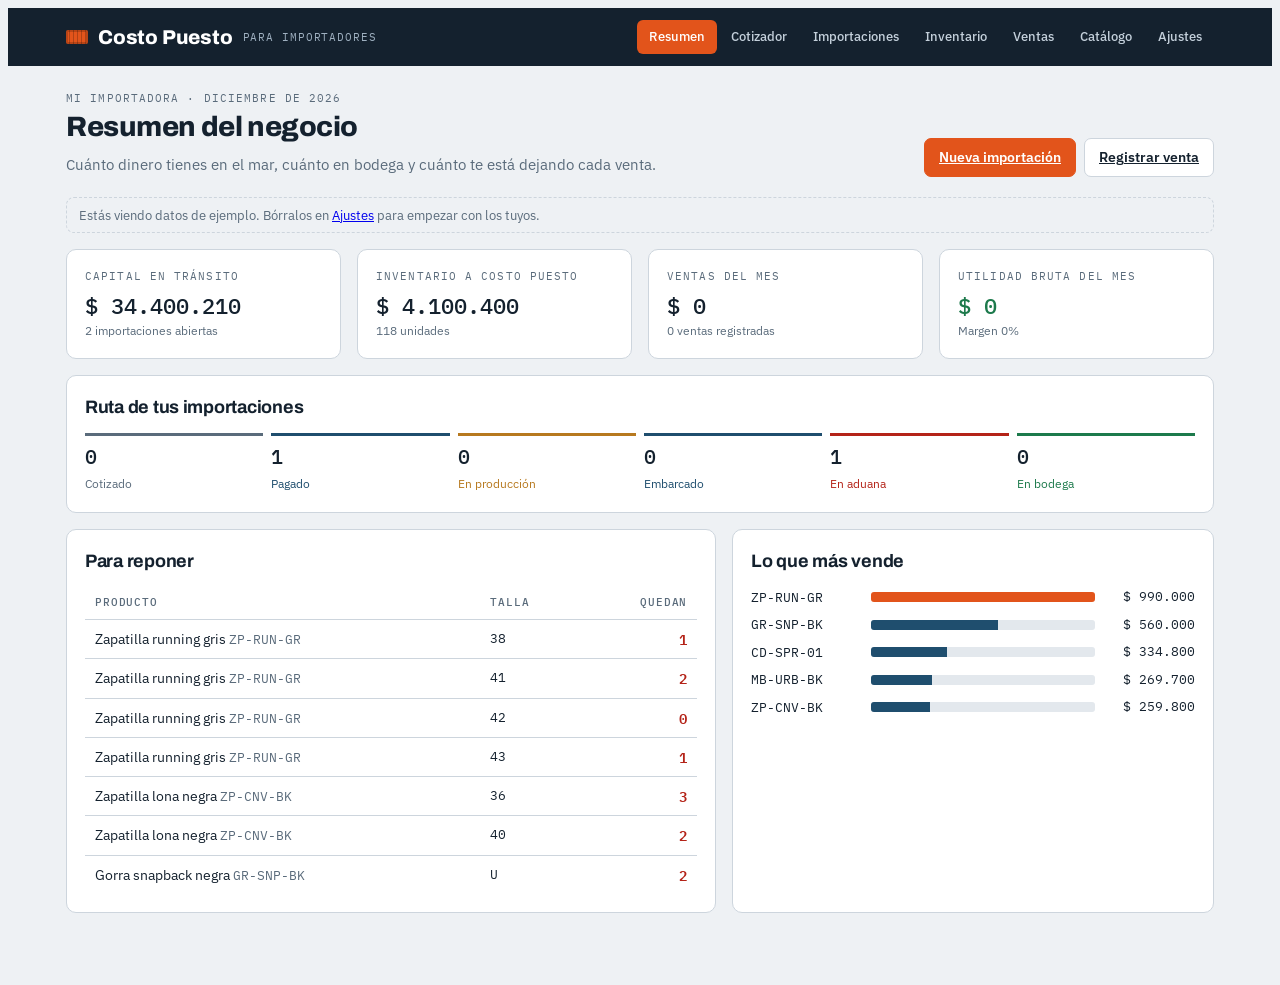
<file: costo-puesto/index.html>
<!DOCTYPE html>
<html lang="es">
<head>
<meta charset="UTF-8">
<meta name="viewport" content="width=device-width, initial-scale=1.0, viewport-fit=cover">
<title>Costo Puesto</title>
<meta name="claude:viewport-fit-sides" content="cover">
<link rel="preconnect" href="https://fonts.googleapis.com">
<link rel="stylesheet" href="https://fonts.googleapis.com/css2?family=Archivo:wght@500;700;800&family=IBM+Plex+Sans:wght@400;500;600&family=IBM+Plex+Mono:wght@400;500&display=swap">
<style>
/* Layout: barra de pestañas tipo manifiesto de carga arriba; cada vista es una hoja de trabajo con resumen primero y detalle después */
:root{
  --bg:#eef1f4; --surface:#ffffff; --sunk:#e3e8ed; --ink:#14212e; --muted:#5a6b7b; --line:#cdd5dd;
  --accent:#e2541b; --accent-ink:#ffffff; --steel:#1f4e6e;
  --ok:#1d7a4c; --warn:#b7791f; --bad:#b42318;
  --f-display:"Archivo","Helvetica Neue",Arial,sans-serif;
  --f-body:"IBM Plex Sans",system-ui,-apple-system,"Segoe UI",sans-serif;
  --f-mono:"IBM Plex Mono",ui-monospace,Menlo,Consolas,monospace;
}
@media (prefers-color-scheme:dark){:root:not([data-theme="light"]){
  --bg:#0f161d; --surface:#17212b; --sunk:#1e2a36; --ink:#e6edf3; --muted:#93a4b4; --line:#2b3a48;
  --accent:#f26a33; --accent-ink:#140a05; --steel:#6fa8cf; --ok:#4cc38a; --warn:#e3a94a; --bad:#f07167; color-scheme:dark}}
:root[data-theme="dark"]{
  --bg:#0f161d; --surface:#17212b; --sunk:#1e2a36; --ink:#e6edf3; --muted:#93a4b4; --line:#2b3a48;
  --accent:#f26a33; --accent-ink:#140a05; --steel:#6fa8cf; --ok:#4cc38a; --warn:#e3a94a; --bad:#f07167; color-scheme:dark}
*{box-sizing:border-box}
body{background:var(--bg);color:var(--ink);font-family:var(--f-body);font-size:15px;line-height:1.5}
body::before{content:"";position:fixed;inset:0 0 auto;height:env(safe-area-inset-top,0px);z-index:10;background:var(--ink)}
.wrap{max-width:1180px;margin:0 auto;padding-left:max(16px,env(safe-area-inset-left,0px));padding-right:max(16px,env(safe-area-inset-right,0px))}
header.top{position:sticky;top:env(safe-area-inset-top,0px);z-index:5;background:var(--ink);color:var(--bg)}
@media (prefers-color-scheme:dark){:root:not([data-theme="light"]) header.top{background:#080d12}}
:root[data-theme="dark"] header.top{background:#080d12}
.bar{display:flex;align-items:center;gap:16px;padding-block:12px;flex-wrap:wrap}
.brand{font-family:var(--f-display);font-weight:800;font-size:20px;letter-spacing:-.01em;display:flex;align-items:center;gap:10px;color:#fff}
.brand i{display:inline-block;width:22px;height:14px;background:var(--accent);border-radius:2px;box-shadow:inset 0 0 0 2px rgba(0,0,0,.18);background-image:repeating-linear-gradient(90deg,transparent 0 3px,rgba(0,0,0,.22) 3px 4px)}
.brand small{font-family:var(--f-mono);font-weight:400;font-size:11px;color:#9fb0c0;letter-spacing:.08em;text-transform:uppercase}
nav.tabs{display:flex;gap:2px;overflow-x:auto;margin-left:auto;scrollbar-width:none}
nav.tabs a{color:#c4d0db;text-decoration:none;font-size:13px;font-weight:500;padding:7px 12px;border-radius:6px;white-space:nowrap}
nav.tabs a:hover{color:#fff;background:rgba(255,255,255,.08)}
nav.tabs a[aria-current="page"]{background:var(--accent);color:#fff}
main{padding-block:24px 64px}
h1,h2,h3{font-family:var(--f-display);letter-spacing:-.015em;text-wrap:balance;margin:0}
h1{font-size:28px;font-weight:800}
h2{font-size:18px;font-weight:700}
h3{font-size:15px;font-weight:700}
.eyebrow{font-family:var(--f-mono);font-size:11px;letter-spacing:.1em;text-transform:uppercase;color:var(--muted)}
.lead{color:var(--muted);max-width:68ch;margin:6px 0 0}
.head{display:flex;justify-content:space-between;align-items:flex-end;gap:16px;flex-wrap:wrap;margin-bottom:20px}
.grid{display:grid;gap:16px}
.g4{grid-template-columns:repeat(4,minmax(0,1fr))}
.g2{grid-template-columns:minmax(0,1.35fr) minmax(0,1fr)}
@media (max-width:900px){.g4{grid-template-columns:repeat(2,minmax(0,1fr))}.g2{grid-template-columns:minmax(0,1fr)}}
.panel{background:var(--surface);border:1px solid var(--line);border-radius:10px;padding:18px;min-width:0}
.panel>h2,.panel>h3{margin-bottom:12px}
.kpi .v{font-family:var(--f-mono);font-size:22px;font-weight:500;font-variant-numeric:tabular-nums;margin-top:4px;overflow-wrap:anywhere}
.kpi .s{font-size:12px;color:var(--muted)}
.tw{overflow-x:auto}
table{width:100%;border-collapse:collapse;font-size:13.5px}
th{text-align:left;font-family:var(--f-mono);font-size:10.5px;font-weight:500;letter-spacing:.08em;text-transform:uppercase;color:var(--muted);padding:8px 10px;border-bottom:1px solid var(--line);white-space:nowrap}
td{padding:9px 10px;border-bottom:1px solid var(--line);vertical-align:top}
tr:last-child td{border-bottom:0}
.num{text-align:right;font-family:var(--f-mono);font-variant-numeric:tabular-nums;white-space:nowrap}
.mono{font-family:var(--f-mono);font-size:12.5px}
.muted{color:var(--muted)}
.pill{display:inline-flex;align-items:center;gap:6px;font-size:12px;font-weight:600;padding:2px 9px;border-radius:999px;background:var(--sunk);white-space:nowrap}
.pill::before{content:"";width:7px;height:7px;border-radius:50%;background:currentColor}
.st-0{color:var(--muted)}.st-1{color:var(--steel)}.st-2{color:var(--warn)}.st-3{color:var(--steel)}.st-4{color:var(--bad)}.st-5{color:var(--ok)}
.low{color:var(--bad);font-weight:600}
label{display:flex;flex-direction:column;gap:4px;font-size:12px;font-weight:500;color:var(--muted);min-width:0}
input,select,textarea{font:inherit;font-size:14px;color:var(--ink);background:var(--bg);border:1px solid var(--line);border-radius:7px;padding:8px 10px;width:100%;min-width:0}
input:focus,select:focus,textarea:focus,button:focus-visible,a:focus-visible{outline:2px solid var(--accent);outline-offset:1px}
input[type=number]{font-family:var(--f-mono);font-variant-numeric:tabular-nums}
.form{display:grid;grid-template-columns:repeat(auto-fit,minmax(150px,1fr));gap:12px}
.btn{font:inherit;font-size:13.5px;font-weight:600;border:1px solid var(--line);background:var(--surface);color:var(--ink);padding:8px 14px;border-radius:7px;cursor:pointer;white-space:nowrap}
.btn:hover{border-color:var(--steel)}
.btn.pri{background:var(--accent);border-color:var(--accent);color:#fff}
.btn.pri:hover{filter:brightness(1.06)}
.btn.sm{padding:4px 10px;font-size:12.5px}
.btn.ghost{background:transparent}
.row{display:flex;gap:8px;flex-wrap:wrap;align-items:center}
.stack{display:flex;flex-direction:column;gap:16px}
.items td input{padding:6px 8px;font-size:13px}
.breakdown{display:flex;height:14px;border-radius:4px;overflow:hidden;background:var(--sunk);margin:10px 0 12px}
.breakdown span{height:100%}
.legend{display:grid;grid-template-columns:auto 1fr auto;gap:6px 10px;font-size:13px;align-items:center}
.legend i{width:10px;height:10px;border-radius:2px;display:inline-block}
.total{display:flex;justify-content:space-between;align-items:baseline;border-top:2px solid var(--ink);margin-top:12px;padding-top:10px;font-weight:600}
.total .num{font-size:20px}
.factor{font-family:var(--f-mono);font-size:12px;background:var(--sunk);padding:2px 8px;border-radius:5px}
.pipe{display:grid;grid-template-columns:repeat(6,minmax(0,1fr));gap:8px}
@media (max-width:700px){.pipe{grid-template-columns:repeat(3,minmax(0,1fr))}}
.pipe div{border-top:3px solid currentColor;padding-top:6px}
.pipe b{display:block;font-family:var(--f-mono);font-size:20px;font-weight:500;color:var(--ink)}
.pipe span{font-size:12px}
.sizes{display:flex;flex-wrap:wrap;gap:4px}
.sizes span{font-family:var(--f-mono);font-size:11.5px;background:var(--sunk);border-radius:4px;padding:1px 6px}
.sizes span.z{opacity:.45;text-decoration:line-through}
.notice{font-size:12.5px;color:var(--muted);border:1px dashed var(--line);border-radius:8px;padding:8px 12px}
.toast{position:fixed;left:50%;bottom:calc(20px + env(safe-area-inset-bottom,0px));transform:translateX(-50%);background:var(--ink);color:var(--bg);padding:10px 16px;border-radius:8px;font-size:13.5px;z-index:20;box-shadow:0 8px 24px rgba(0,0,0,.25)}
textarea{font-family:var(--f-mono);font-size:12.5px;min-height:220px;resize:vertical}
.bars{display:flex;flex-direction:column;gap:8px}
.bars .b{display:grid;grid-template-columns:110px 1fr 90px;gap:10px;align-items:center;font-size:13px}
.bars .t{height:10px;background:var(--sunk);border-radius:3px;overflow:hidden}
.bars .t span{display:block;height:100%;background:var(--steel)}
.bars .b:first-child .t span{background:var(--accent)}
.confirm{display:inline-flex;gap:6px;align-items:center;font-size:12.5px}
@media (prefers-reduced-motion:no-preference){.view{animation:in .18s ease-out}@keyframes in{from{transform:translateY(4px)}to{transform:none}}}
</style>
</head>
<body>

<header class="top">
  <div class="wrap bar">
    <div class="brand"><i aria-hidden="true"></i>Costo Puesto <small>para importadores</small></div>
    <nav class="tabs" id="tabs">
      <a href="#resumen">Resumen</a>
      <a href="#cotizador">Cotizador</a>
      <a href="#pedidos">Importaciones</a>
      <a href="#inventario">Inventario</a>
      <a href="#ventas">Ventas</a>
      <a href="#catalogo">Catálogo</a>
      <a href="#ajustes">Ajustes</a>
    </nav>
  </div>
</header>
<main class="wrap" id="app"></main>
<div class="toast" id="toast" hidden></div>

<script>
(function(){
"use strict";
const KEY="costo-puesto-v1";
const ESTADOS=["Cotizado","Pagado","En producción","Embarcado","En aduana","En bodega"];
const CATS=["Zapatillas","Gorras","Medias","Cuidado","Mochilas","Accesorios"];

function sample(){
  return {
    demo:true,
    cfg:{empresa:"Mi Importadora",moneda:"COP",trm:4050,arancel:15,iva:19,ivaDescontable:true,margen:45,minStock:3,whatsapp:"+57 300 000 0000"},
    pedidos:[
      {id:"p1",codigo:"IMP-2611-01",proveedor:"Jinjiang Sports Co.",incoterm:"FOB",estado:1,eta:"2026-12-28",tracking:"",tc:4050,arancel:15,iva:19,
       flete:1450,seguro:85,agente:1800000,fleteLocal:650000,otros:300000,
       items:[{sku:"ZP-RUN-BK",nombre:"Zapatilla running negra",cat:"Zapatillas",fob:14.5,tallas:"38:10,39:15,40:20,41:20,42:15,43:10"},
              {sku:"ZP-CLS-WH",nombre:"Zapatilla clásica blanca",cat:"Zapatillas",fob:12.8,tallas:"36:10,37:15,38:15,39:15,40:15,41:10"},
              {sku:"GR-TRK-NV",nombre:"Gorra trucker azul",cat:"Gorras",fob:2.1,tallas:"U:200"}]},
      {id:"p2",codigo:"IMP-2610-02",proveedor:"Yiwu Accessories Ltd.",incoterm:"FOB",estado:4,eta:"2026-11-30",tracking:"MSKU 482193-0",tc:4020,arancel:10,iva:19,
       flete:620,seguro:30,agente:950000,fleteLocal:280000,otros:120000,
       items:[{sku:"MD-PRO-3P",nombre:"Medias deportivas x3",cat:"Medias",fob:1.35,tallas:"U:600"},
              {sku:"CD-PLN-12",nombre:"Kit limpieza zapatillas",cat:"Cuidado",fob:2.4,tallas:"U:250"},
              {sku:"CR-FLT-WH",nombre:"Cordones planos blancos",cat:"Accesorios",fob:0.35,tallas:"U:800"}]}
    ],
    inventario:[
      {sku:"ZP-RUN-GR",nombre:"Zapatilla running gris",cat:"Zapatillas",costo:96400,precio:189900,stock:{"38":1,"39":4,"40":6,"41":2,"42":0,"43":1}},
      {sku:"ZP-CNV-BK",nombre:"Zapatilla lona negra",cat:"Zapatillas",costo:61800,precio:129900,stock:{"36":3,"37":5,"38":6,"39":4,"40":2}},
      {sku:"MB-URB-BK",nombre:"Mochila urbana negra",cat:"Mochilas",costo:38500,precio:89900,stock:{"U":24}},
      {sku:"GR-SNP-BK",nombre:"Gorra snapback negra",cat:"Gorras",costo:11200,precio:34900,stock:{"U":2}},
      {sku:"CD-SPR-01",nombre:"Spray impermeabilizante",cat:"Cuidado",costo:9800,precio:27900,stock:{"U":58}}
    ],
    ventas:[
      {id:"v1",fecha:"2026-11-02",cliente:"Tienda El Paso",canal:"Mayorista",sku:"ZP-RUN-GR",talla:"40",qty:6,precio:165000,costo:96400},
      {id:"v2",fecha:"2026-11-08",cliente:"Instagram",canal:"Detal",sku:"MB-URB-BK",talla:"U",qty:3,precio:89900,costo:38500},
      {id:"v3",fecha:"2026-11-12",cliente:"WhatsApp",canal:"Detal",sku:"ZP-CNV-BK",talla:"38",qty:2,precio:129900,costo:61800},
      {id:"v4",fecha:"2026-11-15",cliente:"Calzado Norte",canal:"Mayorista",sku:"GR-SNP-BK",talla:"U",qty:20,precio:28000,costo:11200},
      {id:"v5",fecha:"2026-11-19",cliente:"Mercado Libre",canal:"Marketplace",sku:"CD-SPR-01",talla:"U",qty:12,precio:27900,costo:9800}
    ],
    draft:null
  };
}

let S;
function load(){try{const r=localStorage.getItem(KEY);S=r?JSON.parse(r):sample();}catch(e){S=sample();}}
function save(){try{localStorage.setItem(KEY,JSON.stringify(S));}catch(e){}}
load();

const $=s=>document.querySelector(s);
const esc=v=>String(v??"").replace(/[&<>"']/g,c=>({"&":"&amp;","<":"&lt;",">":"&gt;",'"':"&quot;","'":"&#39;"}[c]));
const n=v=>{const x=parseFloat(String(v).replace(",","."));return isFinite(x)?x:0};
const fmt=v=>new Intl.NumberFormat("es-CO",{maximumFractionDigits:0}).format(Math.round(v||0));
const money=v=>"$ "+fmt(v);
const usd=v=>"US$ "+new Intl.NumberFormat("en-US",{minimumFractionDigits:2,maximumFractionDigits:2}).format(v||0);
const uid=()=>Math.random().toString(36).slice(2,9);
function toast(m){const t=$("#toast");t.textContent=m;t.hidden=false;clearTimeout(toast.t);toast.t=setTimeout(()=>t.hidden=true,2200);}

function parseTallas(s){const o={};String(s||"").split(",").forEach(p=>{const[k,v]=p.split(":").map(x=>x&&x.trim());if(k)o[k]=(o[k]||0)+Math.max(0,Math.round(n(v)));});return o;}
const sumObj=o=>Object.values(o||{}).reduce((a,b)=>a+b,0);
const tallasStr=o=>Object.entries(o).map(([k,v])=>k+":"+v).join(",");

/* ---------- Motor de costo puesto ---------- */
function calc(p){
  const items=p.items.map(it=>{const q=sumObj(parseTallas(it.tallas));return {...it,qty:q,fobTot:q*n(it.fob)}});
  const fob=items.reduce((a,i)=>a+i.fobTot,0);
  const inclFlete=p.incoterm==="CIF"||p.incoterm==="DDP";
  const flete=inclFlete?0:n(p.flete), seguro=inclFlete?0:n(p.seguro);
  const tc=n(p.tc)||S.cfg.trm;
  const exw=p.incoterm==="EXW"?n(p.otrosOrigen||0):0;
  const cifUsd=fob+flete+seguro+exw;
  const base=cifUsd*tc;
  const arancel=p.incoterm==="DDP"?0:base*n(p.arancel)/100;
  const iva=p.incoterm==="DDP"?0:(base+arancel)*n(p.iva)/100;
  const ivaCosto=S.cfg.ivaDescontable?0:iva;
  const locales=n(p.agente)+n(p.fleteLocal)+n(p.otros);
  const total=base+arancel+ivaCosto+locales;
  const fobLocal=fob*tc;
  const factor=fobLocal?total/fobLocal:0;
  const m=S.cfg.margen/100;
  items.forEach(i=>{i.unit=n(i.fob)*tc*factor;i.precio=m<1?i.unit/(1-m):i.unit;i.mayor=m<1?i.unit/(1-m*0.6):i.unit;});
  const units=items.reduce((a,i)=>a+i.qty,0);
  return {items,fob,flete,seguro,cifUsd,tc,base,fobLocal,arancel,iva,ivaCosto,locales,total,factor,units,
          parts:[["Mercancía (FOB)",fobLocal,"var(--steel)"],["Flete + seguro",(flete+seguro+exw)*tc,"#5f8fb0"],["Arancel",arancel,"var(--accent)"],["IVA no descontable",ivaCosto,"var(--warn)"],["Gastos locales",locales,"var(--muted)"]]};
}

/* ---------- Vistas ---------- */
const V={};
V.resumen=()=>{
  const inv=S.inventario.reduce((a,p)=>a+sumObj(p.stock)*p.costo,0);
  const transito=S.pedidos.filter(p=>p.estado<5).map(calc).reduce((a,c)=>a+c.total,0);
  const mes=new Date().toISOString().slice(0,7);
  const vm=S.ventas.filter(v=>v.fecha.slice(0,7)===mes);
  const vtas=vm.reduce((a,v)=>a+v.qty*v.precio,0), util=vm.reduce((a,v)=>a+v.qty*(v.precio-v.costo),0);
  const low=[];S.inventario.forEach(p=>Object.entries(p.stock).forEach(([t,q])=>{if(q<=S.cfg.minStock)low.push({p,t,q});}));
  const cnt=ESTADOS.map((_,i)=>S.pedidos.filter(p=>p.estado===i).length);
  const bySku={};S.ventas.forEach(v=>{bySku[v.sku]=(bySku[v.sku]||0)+v.qty*v.precio;});
  const top=Object.entries(bySku).sort((a,b)=>b[1]-a[1]).slice(0,5);const mx=top[0]?top[0][1]:1;
  const name=s=>(S.inventario.find(p=>p.sku===s)||{}).nombre||s;
  return `<div class="head"><div><div class="eyebrow">${esc(S.cfg.empresa)} · ${new Date().toLocaleDateString("es-CO",{month:"long",year:"numeric"})}</div><h1>Resumen del negocio</h1>
  <p class="lead">Cuánto dinero tienes en el mar, cuánto en bodega y cuánto te está dejando cada venta.</p></div>
  <div class="row"><a class="btn pri" href="#cotizador">Nueva importación</a><a class="btn" href="#ventas">Registrar venta</a></div></div>
  ${S.demo?`<p class="notice" style="margin:0 0 16px">Estás viendo datos de ejemplo. Bórralos en <a href="#ajustes">Ajustes</a> para empezar con los tuyos.</p>`:""}
  <div class="grid g4">
    <div class="panel kpi"><div class="eyebrow">Capital en tránsito</div><div class="v">${money(transito)}</div><div class="s">${S.pedidos.filter(p=>p.estado<5).length} importaciones abiertas</div></div>
    <div class="panel kpi"><div class="eyebrow">Inventario a costo puesto</div><div class="v">${money(inv)}</div><div class="s">${fmt(S.inventario.reduce((a,p)=>a+sumObj(p.stock),0))} unidades</div></div>
    <div class="panel kpi"><div class="eyebrow">Ventas del mes</div><div class="v">${money(vtas)}</div><div class="s">${vm.length} ventas registradas</div></div>
    <div class="panel kpi"><div class="eyebrow">Utilidad bruta del mes</div><div class="v" style="color:var(--ok)">${money(util)}</div><div class="s">Margen ${vtas?Math.round(util/vtas*100):0}%</div></div>
  </div>
  <div class="panel" style="margin-top:16px"><h2>Ruta de tus importaciones</h2>
    <div class="pipe">${ESTADOS.map((e,i)=>`<div class="st-${i}"><b>${cnt[i]}</b><span>${e}</span></div>`).join("")}</div></div>
  <div class="grid g2" style="margin-top:16px">
    <div class="panel"><h2>Para reponer</h2>${low.length?`<div class="tw"><table><thead><tr><th>Producto</th><th>Talla</th><th class="num">Quedan</th></tr></thead><tbody>
      ${low.slice(0,8).map(l=>`<tr><td>${esc(l.p.nombre)} <span class="mono muted">${esc(l.p.sku)}</span></td><td class="mono">${esc(l.t)}</td><td class="num low">${l.q}</td></tr>`).join("")}</tbody></table></div>`:`<p class="muted">Todo el stock está por encima de ${S.cfg.minStock} unidades.</p>`}</div>
    <div class="panel"><h2>Lo que más vende</h2><div class="bars">${top.map(([s,v])=>`<div class="b"><span class="mono">${esc(s)}</span><div class="t" title="${esc(name(s))}"><span style="width:${v/mx*100}%"></span></div><span class="num">${money(v)}</span></div>`).join("")||'<p class="muted">Aún no hay ventas.</p>'}</div></div>
  </div>`;
};

function blankPedido(){return {id:uid(),codigo:"IMP-"+new Date().toISOString().slice(2,7).replace("-","")+"-"+String(S.pedidos.length+1).padStart(2,"0"),proveedor:"",incoterm:"FOB",estado:0,eta:"",tracking:"",tc:S.cfg.trm,arancel:S.cfg.arancel,iva:S.cfg.iva,flete:0,seguro:0,agente:0,fleteLocal:0,otros:0,items:[{sku:"",nombre:"",cat:"Accesorios",fob:0,tallas:"U:100"}]};}

V.cotizador=()=>{
  if(!S.draft)S.draft=blankPedido();
  const p=S.draft,c=calc(p);
  const f=(k,l,step="any",hint="")=>`<label for="d-${k}">${l}<input id="d-${k}" data-k="${k}" type="number" step="${step}" value="${esc(p[k])}">${hint?`<span class="muted" style="font-weight:400">${hint}</span>`:""}</label>`;
  const incl=p.incoterm==="CIF"||p.incoterm==="DDP";
  return `<div class="head"><div><div class="eyebrow">Cotizador · ${esc(p.codigo)}</div><h1>¿Cuánto te cuesta puesto en bodega?</h1>
  <p class="lead">Escribe el precio del proveedor y los gastos. El sistema reparte flete, arancel y gastos entre cada producto según su valor y te sugiere el precio de venta.</p></div></div>
  <div class="grid g2">
   <div class="stack">
    <div class="panel"><h2>Proveedor y condiciones</h2><div class="form">
      <label for="d-proveedor">Proveedor<input id="d-proveedor" data-k="proveedor" data-t="s" value="${esc(p.proveedor)}" placeholder="Ej. Guangzhou Shoes Co."></label>
      <label for="d-incoterm">Incoterm<select id="d-incoterm" data-k="incoterm" data-t="s">${["EXW","FOB","CIF","DDP"].map(x=>`<option ${x===p.incoterm?"selected":""}>${x}</option>`).join("")}</select></label>
      ${f("tc","Tasa de cambio (COP por USD)")}
      ${f("arancel","Arancel %","any","Según partida arancelaria")}
      ${f("iva","IVA importación %")}
    </div></div>
    <div class="panel"><div class="row" style="justify-content:space-between;margin-bottom:10px"><h2>Productos</h2><button class="btn sm" id="addItem">+ Producto</button></div>
      <div class="tw"><table class="items"><thead><tr><th>SKU</th><th>Producto</th><th>Categoría</th><th>FOB US$</th><th>Tallas:cantidad</th><th class="num">Uds</th><th></th></tr></thead><tbody>
      ${p.items.map((it,i)=>`<tr>
        <td style="min-width:100px"><input id="it-${i}-sku" data-i="${i}" data-f="sku" value="${esc(it.sku)}" placeholder="ZP-001"></td>
        <td style="min-width:170px"><input id="it-${i}-nombre" data-i="${i}" data-f="nombre" value="${esc(it.nombre)}" placeholder="Nombre"></td>
        <td style="min-width:120px"><select id="it-${i}-cat" data-i="${i}" data-f="cat">${CATS.map(x=>`<option ${x===it.cat?"selected":""}>${x}</option>`).join("")}</select></td>
        <td style="min-width:80px"><input id="it-${i}-fob" data-i="${i}" data-f="fob" type="number" step="any" value="${esc(it.fob)}"></td>
        <td style="min-width:190px"><input id="it-${i}-tallas" data-i="${i}" data-f="tallas" value="${esc(it.tallas)}" placeholder="38:10,39:12 o U:200"></td>
        <td class="num">${fmt(c.items[i].qty)}</td>
        <td><button class="btn sm ghost" data-del="${i}" aria-label="Quitar producto">✕</button></td></tr>`).join("")}
      </tbody></table></div>
      <p class="muted" style="font-size:12.5px;margin:10px 0 0">Zapatillas: escribe la curva de tallas, por ejemplo <span class="mono">38:10,39:15,40:20</span>. Accesorios sin talla: <span class="mono">U:200</span>.</p></div>
    <div class="panel"><h2>Gastos de la importación</h2><div class="form">
      ${incl?`<p class="notice" style="grid-column:1/-1;margin:0">Con ${p.incoterm} el flete y el seguro internacional ya vienen en el precio del proveedor.${p.incoterm==="DDP"?" El proveedor también paga arancel e IVA.":""}</p>`:f("flete","Flete internacional US$")+f("seguro","Seguro US$","any","Suele ser 0,3–0,5% del FOB")}
      ${f("agente","Agencia de aduana COP")}
      ${f("fleteLocal","Flete puerto → bodega COP")}
      ${f("otros","Otros (bodegaje, bancos) COP")}
    </div></div>
   </div>
   <div class="stack">
    <div class="panel" style="position:sticky;top:calc(env(safe-area-inset-top,0px) + 72px)">
      <div class="row" style="justify-content:space-between"><h2>Costo total puesto</h2><span class="factor" title="Por cada peso de mercancía pagas esto puesto en bodega">factor ×${c.factor.toFixed(3)}</span></div>
      <div class="breakdown">${c.parts.map(([l,v,col])=>v>0?`<span style="width:${v/c.total*100}%;background:${col}" title="${l}"></span>`:"").join("")}</div>
      <div class="legend">${c.parts.map(([l,v,col])=>`<i style="background:${col}"></i><span>${l}</span><span class="num">${money(v)}</span>`).join("")}</div>
      <div class="legend muted" style="margin-top:8px;font-size:12px"><span></span><span>Valor CIF en aduana</span><span class="num">${usd(c.cifUsd)}</span>
        ${S.cfg.ivaDescontable?`<span></span><span>IVA pagado en aduana (descontable)</span><span class="num">${money(c.iva)}</span>`:""}</div>
      <div class="total"><span>Total · ${fmt(c.units)} uds</span><span class="num">${money(c.total)}</span></div>
    </div>
    <div class="panel"><h2>Costo y precio por unidad</h2><div class="tw"><table><thead><tr><th>Producto</th><th class="num">Costo puesto</th><th class="num">Mayorista</th><th class="num">Detal</th></tr></thead><tbody>
      ${c.items.map(i=>`<tr><td>${esc(i.nombre||i.sku||"Sin nombre")}<div class="mono muted">${esc(i.sku)}</div></td><td class="num">${money(i.unit)}</td><td class="num">${money(i.mayor)}</td><td class="num"><b>${money(i.precio)}</b></td></tr>`).join("")}
      </tbody></table></div>
      <p class="muted" style="font-size:12.5px;margin:10px 0 0">Detal con margen de ${S.cfg.margen}% sobre el precio. Mayorista con ${Math.round(S.cfg.margen*0.6)}%. Cámbialo en Ajustes.</p>
      <div class="row" style="margin-top:14px"><button class="btn pri" id="saveDraft">Guardar como importación</button><button class="btn" id="resetDraft">Empezar de cero</button></div>
    </div>
   </div>
  </div>`;
};

V.pedidos=()=>{
  const rows=S.pedidos.map(p=>{const c=calc(p);return `<tr>
    <td><b class="mono">${esc(p.codigo)}</b><div class="muted" style="font-size:12.5px">${esc(p.proveedor)} · ${esc(p.incoterm)}</div></td>
    <td><select id="st-${p.id}" data-st="${p.id}" aria-label="Estado de ${esc(p.codigo)}" ${p.estado===5?"disabled":""}>${ESTADOS.map((e,i)=>`<option value="${i}" ${i===p.estado?"selected":""}>${e}</option>`).join("")}</select></td>
    <td class="mono">${esc(p.eta||"—")}<div class="muted">${esc(p.tracking)}</div></td>
    <td class="num">${fmt(c.units)}</td><td class="num">${usd(c.fob)}</td><td class="num"><b>${money(c.total)}</b></td>
    <td><div class="row"><button class="btn sm" data-edit="${p.id}">Abrir</button>${p.estado<5?`<button class="btn sm" data-recv="${p.id}">Recibir en bodega</button>`:'<span class="pill st-5">Recibido</span>'}</div></td></tr>`}).join("");
  return `<div class="head"><div><div class="eyebrow">Importaciones</div><h1>Pedidos en curso</h1><p class="lead">Sigue cada pedido desde que lo pagas hasta que llega a bodega. Al recibirlo, el inventario se carga solo con su costo puesto.</p></div>
  <a class="btn pri" href="#cotizador" id="newPed">Nueva importación</a></div>
  <div class="panel tw"><table><thead><tr><th>Pedido</th><th>Estado</th><th>Llegada · Contenedor</th><th class="num">Uds</th><th class="num">FOB</th><th class="num">Costo puesto</th><th></th></tr></thead><tbody>${rows||'<tr><td colspan="7" class="muted">No hay importaciones. Crea la primera en el cotizador.</td></tr>'}</tbody></table></div>`;
};

V.inventario=()=>{
  const q=(V.inventario.q||"").toLowerCase();
  const list=S.inventario.filter(p=>!q||(p.nombre+p.sku+p.cat).toLowerCase().includes(q));
  return `<div class="head"><div><div class="eyebrow">Inventario</div><h1>Bodega</h1><p class="lead">Existencias por talla con su costo real puesto. En rojo, lo que está por agotarse.</p></div>
  <label for="invq" style="min-width:220px">Buscar<input id="invq" value="${esc(V.inventario.q||"")}" placeholder="SKU, nombre o categoría"></label></div>
  <div class="panel tw"><table><thead><tr><th>Producto</th><th>Tallas</th><th class="num">Total</th><th class="num">Costo puesto</th><th class="num">Precio venta</th><th class="num">Margen</th></tr></thead><tbody>
  ${list.map(p=>{const t=sumObj(p.stock),mg=p.precio?(p.precio-p.costo)/p.precio*100:0;return `<tr>
    <td>${esc(p.nombre)}<div class="mono muted">${esc(p.sku)} · ${esc(p.cat)}</div></td>
    <td><div class="sizes">${Object.entries(p.stock).map(([k,v])=>`<span class="${v===0?"z":""}" ${v>0&&v<=S.cfg.minStock?'style="color:var(--bad)"':""}>${esc(k)}·${v}</span>`).join("")}</div></td>
    <td class="num ${t<=S.cfg.minStock?"low":""}">${fmt(t)}</td><td class="num">${money(p.costo)}</td>
    <td class="num"><input id="pr-${esc(p.sku)}" data-price="${esc(p.sku)}" type="number" value="${Math.round(p.precio)}" style="width:110px;text-align:right" aria-label="Precio de ${esc(p.nombre)}"></td>
    <td class="num" style="color:${mg<25?"var(--bad)":mg<35?"var(--warn)":"var(--ok)"}">${Math.round(mg)}%</td></tr>`}).join("")||'<tr><td colspan="6" class="muted">Sin productos. Recibe una importación para cargar el inventario.</td></tr>'}
  </tbody></table></div>`;
};

V.ventas=()=>{
  const opts=S.inventario.map(p=>`<option value="${esc(p.sku)}">${esc(p.nombre)} (${esc(p.sku)})</option>`).join("");
  const sel=S.inventario[0];
  const tl=sel?Object.keys(sel.stock):[];
  const tot=S.ventas.reduce((a,v)=>a+v.qty*v.precio,0),ut=S.ventas.reduce((a,v)=>a+v.qty*(v.precio-v.costo),0);
  return `<div class="head"><div><div class="eyebrow">Ventas</div><h1>Registrar y medir ventas</h1><p class="lead">Cada venta descuenta la talla del inventario y calcula la utilidad con el costo puesto real.</p></div></div>
  <div class="panel"><h2>Nueva venta</h2><form id="vform" class="form">
    <label for="v-sku">Producto<select id="v-sku" required>${opts}</select></label>
    <label for="v-talla">Talla<select id="v-talla">${tl.map(t=>`<option>${esc(t)}</option>`).join("")}</select></label>
    <label for="v-qty">Cantidad<input id="v-qty" type="number" min="1" value="1" required></label>
    <label for="v-precio">Precio unitario<input id="v-precio" type="number" value="${sel?Math.round(sel.precio):0}" required></label>
    <label for="v-canal">Canal<select id="v-canal"><option>Detal</option><option>Mayorista</option><option>Marketplace</option></select></label>
    <label for="v-cliente">Cliente<input id="v-cliente" placeholder="Nombre o tienda"></label>
    <div style="display:flex;align-items:flex-end"><button class="btn pri" type="submit" style="width:100%">Registrar venta</button></div>
  </form></div>
  <div class="panel tw" style="margin-top:16px"><div class="row" style="justify-content:space-between;margin-bottom:8px"><h2>Historial</h2><span class="muted">Vendido ${money(tot)} · Utilidad <b style="color:var(--ok)">${money(ut)}</b></span></div>
  <table><thead><tr><th>Fecha</th><th>Cliente</th><th>Canal</th><th>Producto</th><th class="num">Uds</th><th class="num">Total</th><th class="num">Utilidad</th></tr></thead><tbody>
  ${S.ventas.slice().reverse().map(v=>`<tr><td class="mono">${esc(v.fecha)}</td><td>${esc(v.cliente)}</td><td>${esc(v.canal)}</td><td class="mono">${esc(v.sku)} · ${esc(v.talla)}</td><td class="num">${v.qty}</td><td class="num">${money(v.qty*v.precio)}</td><td class="num" style="color:var(--ok)">${money(v.qty*(v.precio-v.costo))}</td></tr>`).join("")}
  </tbody></table></div>`;
};

function catalogText(){
  const by={};S.inventario.forEach(p=>{const av=Object.entries(p.stock).filter(([,v])=>v>0).map(([k])=>k);if(!av.length)return;(by[p.cat]=by[p.cat]||[]).push({p,av});});
  let t=`*${S.cfg.empresa}* · Catálogo disponible\n`;
  Object.entries(by).forEach(([c,arr])=>{t+=`\n*${c.toUpperCase()}*\n`;arr.forEach(({p,av})=>{t+=`• ${p.nombre} — ${money(p.precio)}${av[0]!=="U"?`\n   Tallas: ${av.join(", ")}`:""}\n`;});});
  t+=`\nPedidos por WhatsApp: ${S.cfg.whatsapp}\nPrecios mayoristas desde 6 unidades.`;
  return t;
}
V.catalogo=()=>`<div class="head"><div><div class="eyebrow">Catálogo</div><h1>Catálogo para WhatsApp</h1><p class="lead">Se arma solo con lo que hay en bodega, con precios y tallas disponibles. Cópialo y pégalo en tu estado, grupo o lista de difusión.</p></div>
  <button class="btn pri" id="copyCat">Copiar catálogo</button></div>
  <div class="panel"><textarea id="cat" readonly aria-label="Texto del catálogo">${esc(catalogText())}</textarea></div>`;

V.ajustes=()=>`<div class="head"><div><div class="eyebrow">Ajustes</div><h1>Datos de tu empresa</h1><p class="lead">Estos valores se usan por defecto en cada cotización nueva.</p></div></div>
  <div class="panel"><div class="form">
    <label for="c-empresa">Nombre de la empresa<input id="c-empresa" data-c="empresa" data-t="s" value="${esc(S.cfg.empresa)}"></label>
    <label for="c-whatsapp">WhatsApp de ventas<input id="c-whatsapp" data-c="whatsapp" data-t="s" value="${esc(S.cfg.whatsapp)}"></label>
    <label for="c-trm">Tasa de cambio (COP por USD)<input id="c-trm" data-c="trm" type="number" value="${S.cfg.trm}"></label>
    <label for="c-arancel">Arancel por defecto %<input id="c-arancel" data-c="arancel" type="number" value="${S.cfg.arancel}"></label>
    <label for="c-iva">IVA importación %<input id="c-iva" data-c="iva" type="number" value="${S.cfg.iva}"></label>
    <label for="c-margen">Margen detal objetivo %<input id="c-margen" data-c="margen" type="number" value="${S.cfg.margen}"></label>
    <label for="c-minStock">Alerta de stock bajo (uds)<input id="c-minStock" data-c="minStock" type="number" value="${S.cfg.minStock}"></label>
    <label for="c-ivaDescontable">IVA de importación<select id="c-ivaDescontable" data-c="ivaDescontable" data-t="b"><option value="1" ${S.cfg.ivaDescontable?"selected":""}>Lo descuento (responsable de IVA)</option><option value="0" ${S.cfg.ivaDescontable?"":"selected"}>Es costo (no responsable)</option></select></label>
  </div><p class="notice" style="margin:14px 0 0">Verifica la tasa de cambio del día y el arancel exacto de tu partida con tu agencia de aduanas antes de cerrar un precio.</p></div>
  <div class="panel" style="margin-top:16px"><h2>Copia de seguridad</h2><p class="muted" style="margin-top:0">Tus datos se guardan en este navegador. Copia el respaldo y guárdalo; pégalo aquí para restaurarlo en otro equipo.</p>
    <textarea id="bk" aria-label="Respaldo">${esc(JSON.stringify({...S,draft:null}))}</textarea>
    <div class="row" style="margin-top:10px"><button class="btn" id="copyBk">Copiar respaldo</button><button class="btn" id="restore">Restaurar desde el texto</button>
    <span id="wipeBox"><button class="btn" id="wipe">Borrar todo y empezar</button></span><button class="btn ghost" id="demo">Cargar datos de ejemplo</button></div></div>`;

/* ---------- Router ---------- */
const ROUTES=Object.keys(V);
function render(){
  const r=ROUTES.includes(location.hash.slice(1))?location.hash.slice(1):"resumen";
  document.querySelectorAll("#tabs a").forEach(a=>{if(a.getAttribute("href")==="#"+r)a.setAttribute("aria-current","page");else a.removeAttribute("aria-current");});
  const app=$("#app");app.innerHTML=`<div class="view">${V[r]()}</div>`;
}
function rerenderKeepFocus(){const id=document.activeElement&&document.activeElement.id;const pos=document.activeElement&&document.activeElement.selectionStart;render();if(id){const el=document.getElementById(id);if(el){el.focus();try{if(pos!=null)el.setSelectionRange(pos,pos);}catch(e){}}}}
window.addEventListener("hashchange",()=>{render();window.scrollTo(0,0);});

/* ---------- Eventos ---------- */
document.addEventListener("input",e=>{
  const t=e.target;
  if(t.dataset.k&&S.draft){S.draft[t.dataset.k]=t.dataset.t==="s"?t.value:t.value;save();if(t.tagName!=="SELECT")rerenderKeepFocus();}
  else if(t.dataset.f!=null&&S.draft){S.draft.items[+t.dataset.i][t.dataset.f]=t.value;save();if(t.tagName!=="SELECT")rerenderKeepFocus();}
  else if(t.id==="invq"){V.inventario.q=t.value;rerenderKeepFocus();}
  else if(t.dataset.c&&t.tagName!=="SELECT"){S.cfg[t.dataset.c]=t.dataset.t==="s"?t.value:n(t.value);save();}
});
document.addEventListener("change",e=>{
  const t=e.target;
  if(t.dataset.k&&t.tagName==="SELECT"){S.draft[t.dataset.k]=t.value;save();render();}
  else if(t.dataset.f!=null&&t.tagName==="SELECT"){S.draft.items[+t.dataset.i][t.dataset.f]=t.value;save();}
  else if(t.dataset.c&&t.tagName==="SELECT"){S.cfg[t.dataset.c]=t.value==="1";save();toast("Ajuste guardado");}
  else if(t.dataset.c){toast("Ajuste guardado");}
  else if(t.dataset.st){const p=S.pedidos.find(x=>x.id===t.dataset.st);const v=+t.value;if(v===5){receive(p);}else{p.estado=v;save();toast(`${p.codigo}: ${ESTADOS[v]}`);}render();}
  else if(t.dataset.price){const p=S.inventario.find(x=>x.sku===t.dataset.price);p.precio=n(t.value);save();render();toast("Precio actualizado");}
  else if(t.id==="v-sku"){const p=S.inventario.find(x=>x.sku===t.value);$("#v-talla").innerHTML=Object.keys(p.stock).map(k=>`<option>${esc(k)}</option>`).join("");$("#v-precio").value=Math.round(p.precio);}
});
function receive(p){
  const c=calc(p);
  c.items.forEach(i=>{
    const sku=i.sku||("SKU-"+uid());const add=parseTallas(i.tallas);
    let inv=S.inventario.find(x=>x.sku===sku);
    if(!inv){inv={sku,nombre:i.nombre||sku,cat:i.cat,costo:i.unit,precio:Math.round(i.precio/100)*100,stock:{}};S.inventario.push(inv);}
    else{const old=sumObj(inv.stock),nw=sumObj(add);inv.costo=(inv.costo*old+i.unit*nw)/((old+nw)||1);}
    Object.entries(add).forEach(([k,v])=>inv.stock[k]=(inv.stock[k]||0)+v);
  });
  p.estado=5;save();toast(`${p.codigo} recibido: ${fmt(c.units)} unidades cargadas al inventario`);
}
document.addEventListener("click",e=>{
  const t=e.target.closest("button,a");if(!t)return;
  if(t.id==="addItem"){S.draft.items.push({sku:"",nombre:"",cat:"Accesorios",fob:0,tallas:"U:100"});save();render();}
  else if(t.dataset.del!=null){S.draft.items.splice(+t.dataset.del,1);if(!S.draft.items.length)S.draft.items.push({sku:"",nombre:"",cat:"Accesorios",fob:0,tallas:"U:100"});save();render();}
  else if(t.id==="saveDraft"){const d=S.draft;const i=S.pedidos.findIndex(x=>x.id===d.id);if(i>=0)S.pedidos[i]=d;else S.pedidos.unshift(d);S.draft=null;save();toast("Importación guardada");location.hash="pedidos";}
  else if(t.id==="resetDraft"){S.draft=blankPedido();save();render();}
  else if(t.id==="newPed"){S.draft=blankPedido();save();}
  else if(t.dataset.edit){S.draft=JSON.parse(JSON.stringify(S.pedidos.find(x=>x.id===t.dataset.edit)));save();location.hash="cotizador";}
  else if(t.dataset.recv){receive(S.pedidos.find(x=>x.id===t.dataset.recv));render();}
  else if(t.id==="copyCat"){copy($("#cat"),"Catálogo copiado");}
  else if(t.id==="copyBk"){copy($("#bk"),"Respaldo copiado");}
  else if(t.id==="restore"){try{const d=JSON.parse($("#bk").value);if(!d.cfg||!d.inventario)throw 0;S=d;save();toast("Datos restaurados");render();}catch(err){toast("El texto no es un respaldo válido. Pega el respaldo completo.");}}
  else if(t.id==="wipe"){$("#wipeBox").innerHTML='<span class="confirm">¿Seguro? Se borra todo. <button class="btn sm" id="wipeYes" style="color:var(--bad)">Sí, borrar</button><button class="btn sm ghost" id="wipeNo">Cancelar</button></span>';}
  else if(t.id==="wipeNo"){render();}
  else if(t.id==="wipeYes"){const cfg={...S.cfg};S={demo:false,cfg,pedidos:[],inventario:[],ventas:[],draft:null};save();toast("Listo. Empieza con tu primera importación");location.hash="cotizador";render();}
  else if(t.id==="demo"){S=sample();save();toast("Datos de ejemplo cargados");location.hash="resumen";render();}
});
document.addEventListener("submit",e=>{
  if(e.target.id!=="vform")return;e.preventDefault();
  const sku=$("#v-sku").value,talla=$("#v-talla").value,qty=Math.max(1,Math.round(n($("#v-qty").value)));
  const p=S.inventario.find(x=>x.sku===sku);if(!p)return;
  if((p.stock[talla]||0)<qty){toast(`Solo hay ${p.stock[talla]||0} unidades en talla ${talla}`);return;}
  p.stock[talla]-=qty;
  S.ventas.push({id:uid(),fecha:new Date().toISOString().slice(0,10),cliente:$("#v-cliente").value||"Cliente",canal:$("#v-canal").value,sku,talla,qty,precio:n($("#v-precio").value),costo:p.costo});
  save();toast("Venta registrada");render();
});
function copy(el,msg){const ok=()=>toast(msg);try{navigator.clipboard.writeText(el.value).then(ok,()=>{el.select();toast("Texto seleccionado. Cópialo con Ctrl+C");});}catch(err){el.select();toast("Texto seleccionado. Cópialo con Ctrl+C");}}

render();
})();
</script>
</body>
</html>
</file>
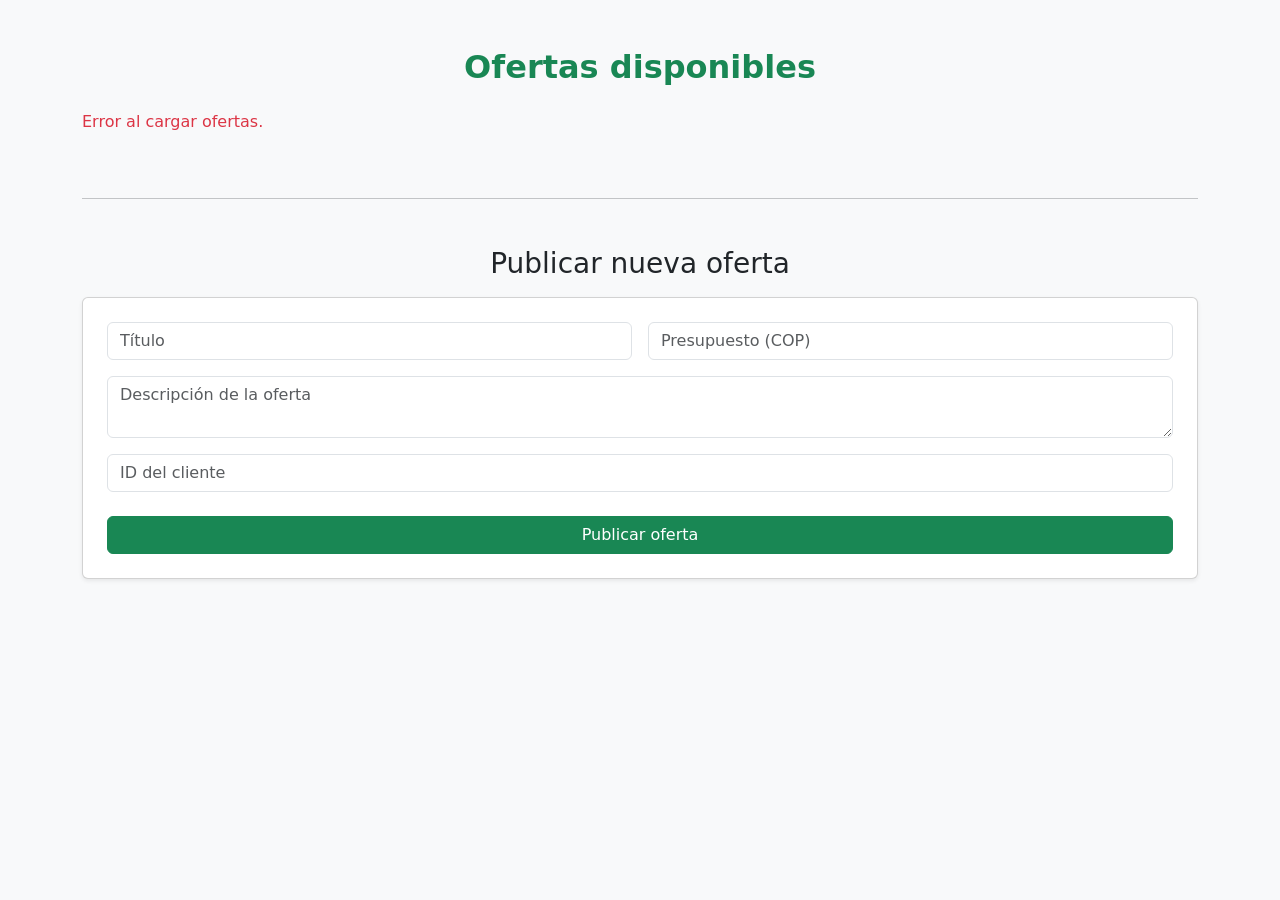
<file: offers.html>
<!DOCTYPE html>
<html lang="es">
<head>
  <meta charset="UTF-8">
  <meta name="viewport" content="width=device-width, initial-scale=1.0">
  <title>Ofertas</title>
  <link href="https://cdn.jsdelivr.net/npm/bootstrap@5.3.3/dist/css/bootstrap.min.css" rel="stylesheet">
</head>
<body class="bg-light">
  <div class="container py-5">
    <h2 class="text-center mb-4 text-success fw-bold">Ofertas disponibles</h2>
    <div class="row" id="offersContainer"></div>

    <hr class="my-5">
    <h3 class="text-center mb-3">Publicar nueva oferta</h3>

    <form id="createOfferForm" class="card p-4 shadow-sm">
      <div class="row g-3">
        <div class="col-md-6">
          <input type="text" class="form-control" name="title" placeholder="Título" required>
        </div>
        <div class="col-md-6">
          <input type="number" class="form-control" name="budget_cop" placeholder="Presupuesto (COP)">
        </div>
        <div class="col-12">
          <textarea class="form-control" name="description" placeholder="Descripción de la oferta"></textarea>
        </div>
        <div class="col-12">
          <input type="text" class="form-control" name="client_id" placeholder="ID del cliente" required>
        </div>
      </div>
      <button type="submit" class="btn btn-success mt-4 w-100">Publicar oferta</button>
    </form>
  </div>

  <script src="https://cdn.jsdelivr.net/npm/bootstrap@5.3.3/dist/js/bootstrap.bundle.min.js"></script>
  <script src="js/offers.js"></script>
</body>
</html>
</file>
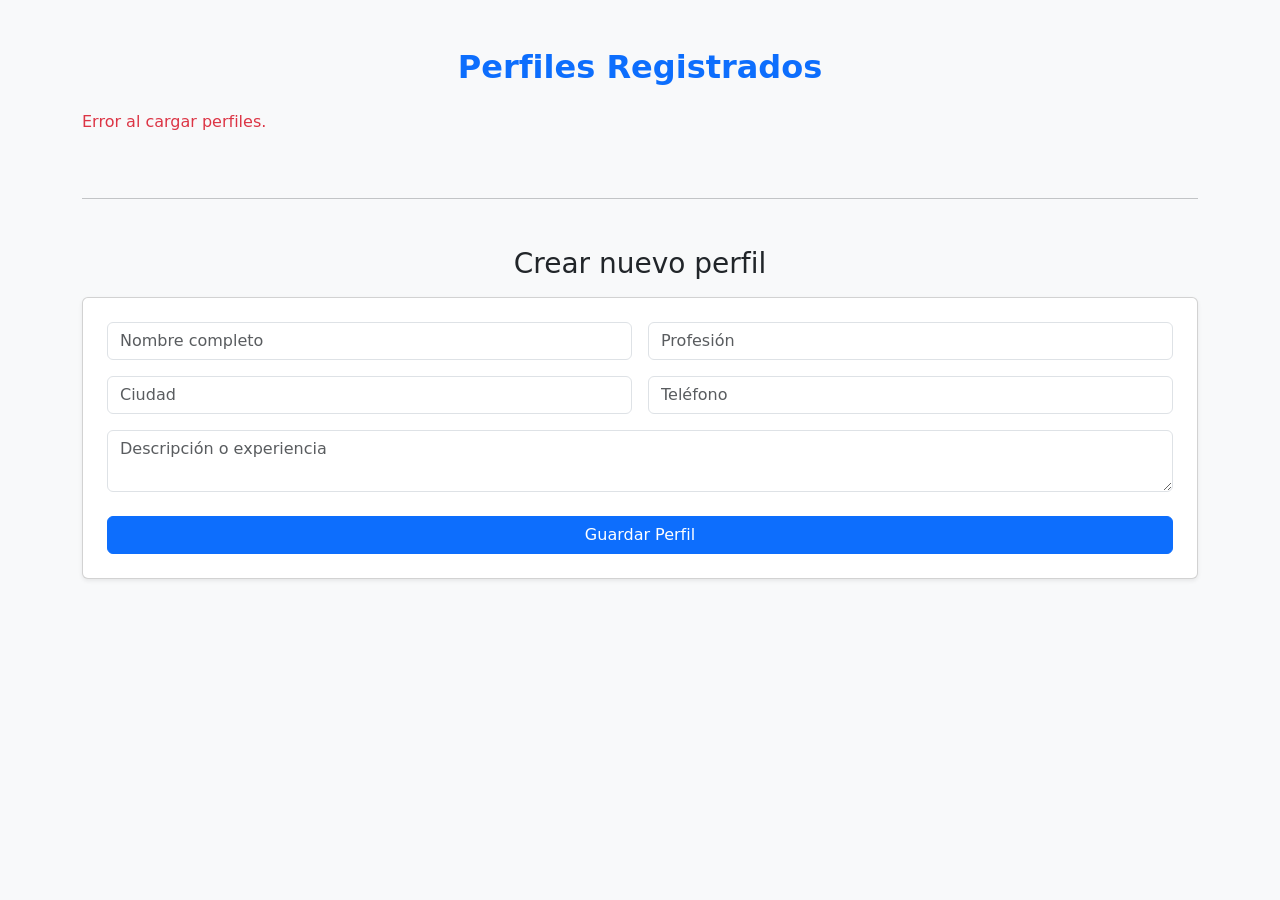
<file: profiles.html>
<!DOCTYPE html>
<html lang="es">
<head>
  <meta charset="UTF-8">
  <meta name="viewport" content="width=device-width, initial-scale=1.0">
  <title>Perfiles</title>
  <link href="https://cdn.jsdelivr.net/npm/bootstrap@5.3.3/dist/css/bootstrap.min.css" rel="stylesheet">
</head>
<body class="bg-light">
  <div class="container py-5">
    <h2 class="text-center mb-4 fw-bold text-primary">Perfiles Registrados</h2>

    <div class="row" id="profilesContainer"></div>

    <hr class="my-5">
    <h3 class="text-center mb-3">Crear nuevo perfil</h3>

    <form id="createProfileForm" class="card p-4 shadow-sm">
      <div class="row g-3">
        <div class="col-md-6">
          <input type="text" class="form-control" name="full_name" placeholder="Nombre completo" required>
        </div>
        <div class="col-md-6">
          <input type="text" class="form-control" name="profession" placeholder="Profesión" required>
        </div>
        <div class="col-md-6">
          <input type="text" class="form-control" name="city" placeholder="Ciudad">
        </div>
        <div class="col-md-6">
          <input type="text" class="form-control" name="phone" placeholder="Teléfono">
        </div>
        <div class="col-12">
          <textarea class="form-control" name="bio" placeholder="Descripción o experiencia"></textarea>
        </div>
      </div>
      <button type="submit" class="btn btn-primary mt-4 w-100">Guardar Perfil</button>
    </form>
  </div>

  <script src="https://cdn.jsdelivr.net/npm/bootstrap@5.3.3/dist/js/bootstrap.bundle.min.js"></script>
  <script src="js/profiles.js"></script>
</body>
</html>
</file>
